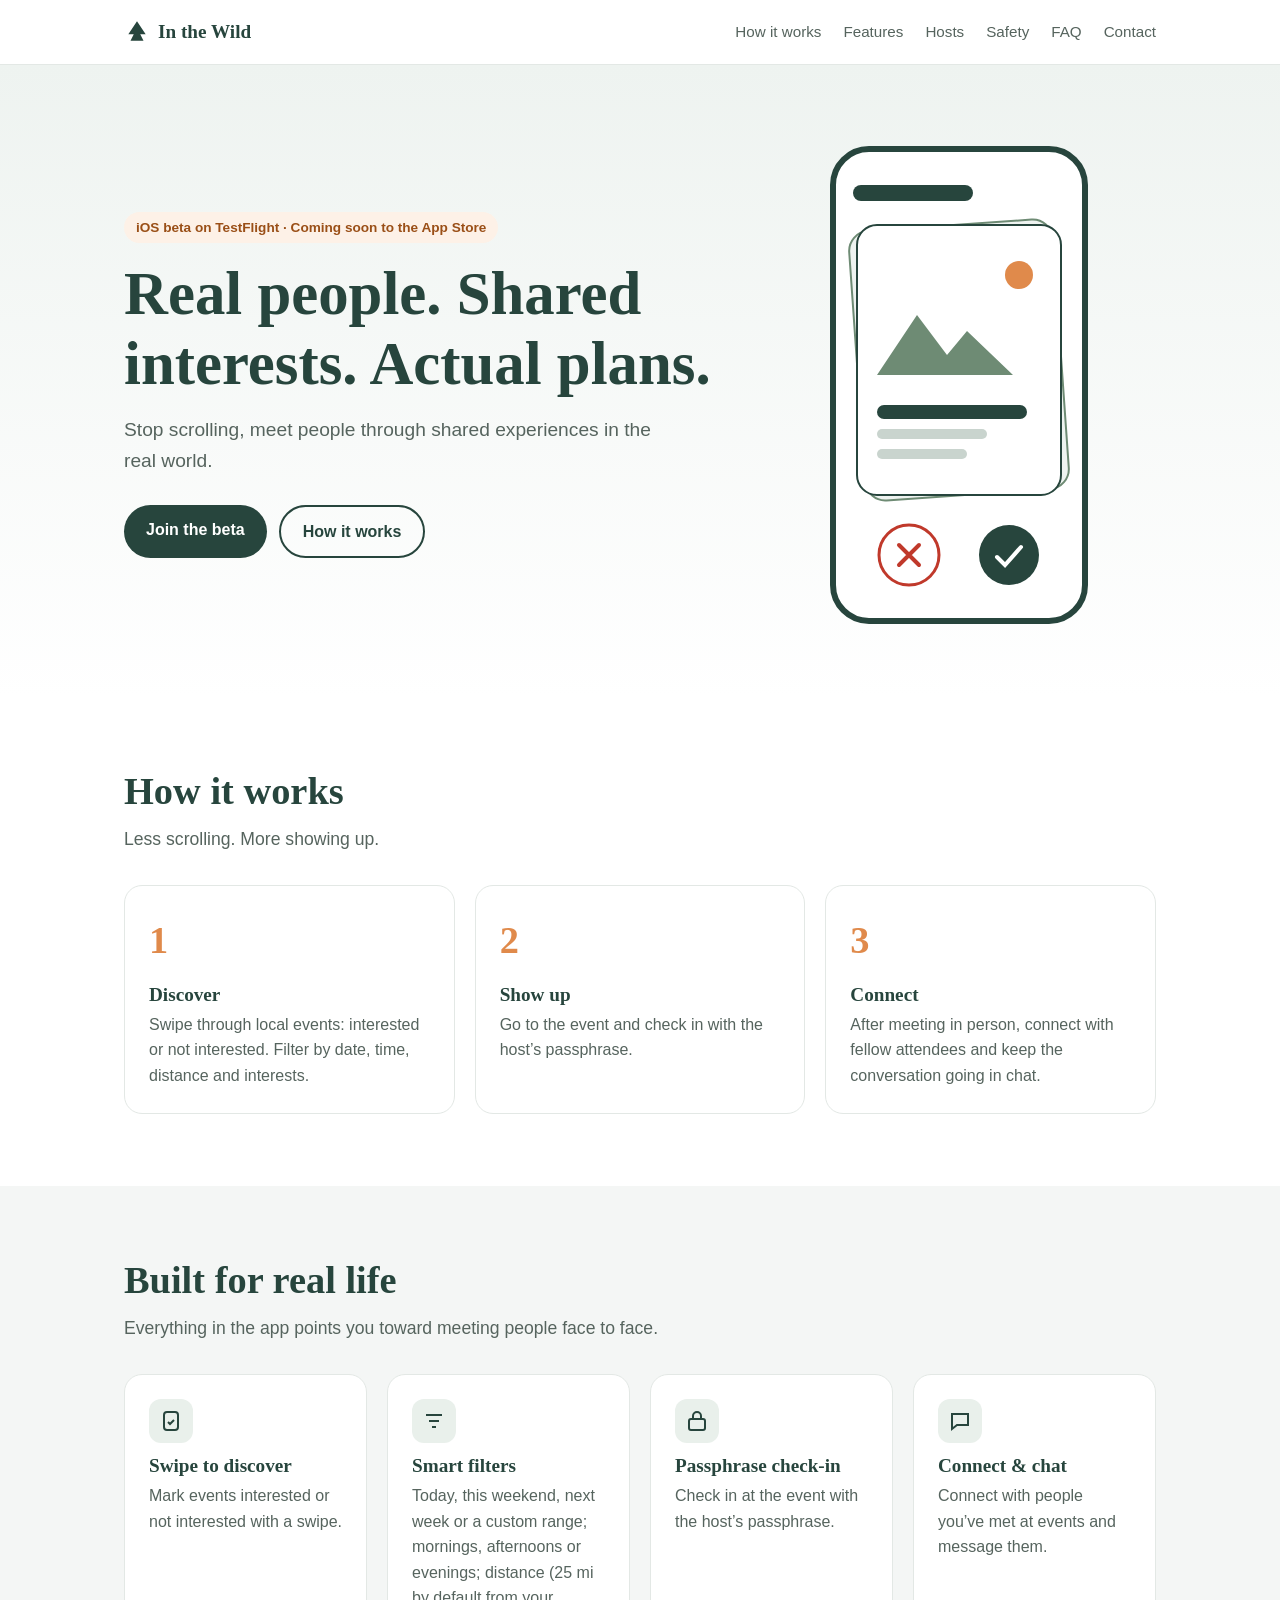
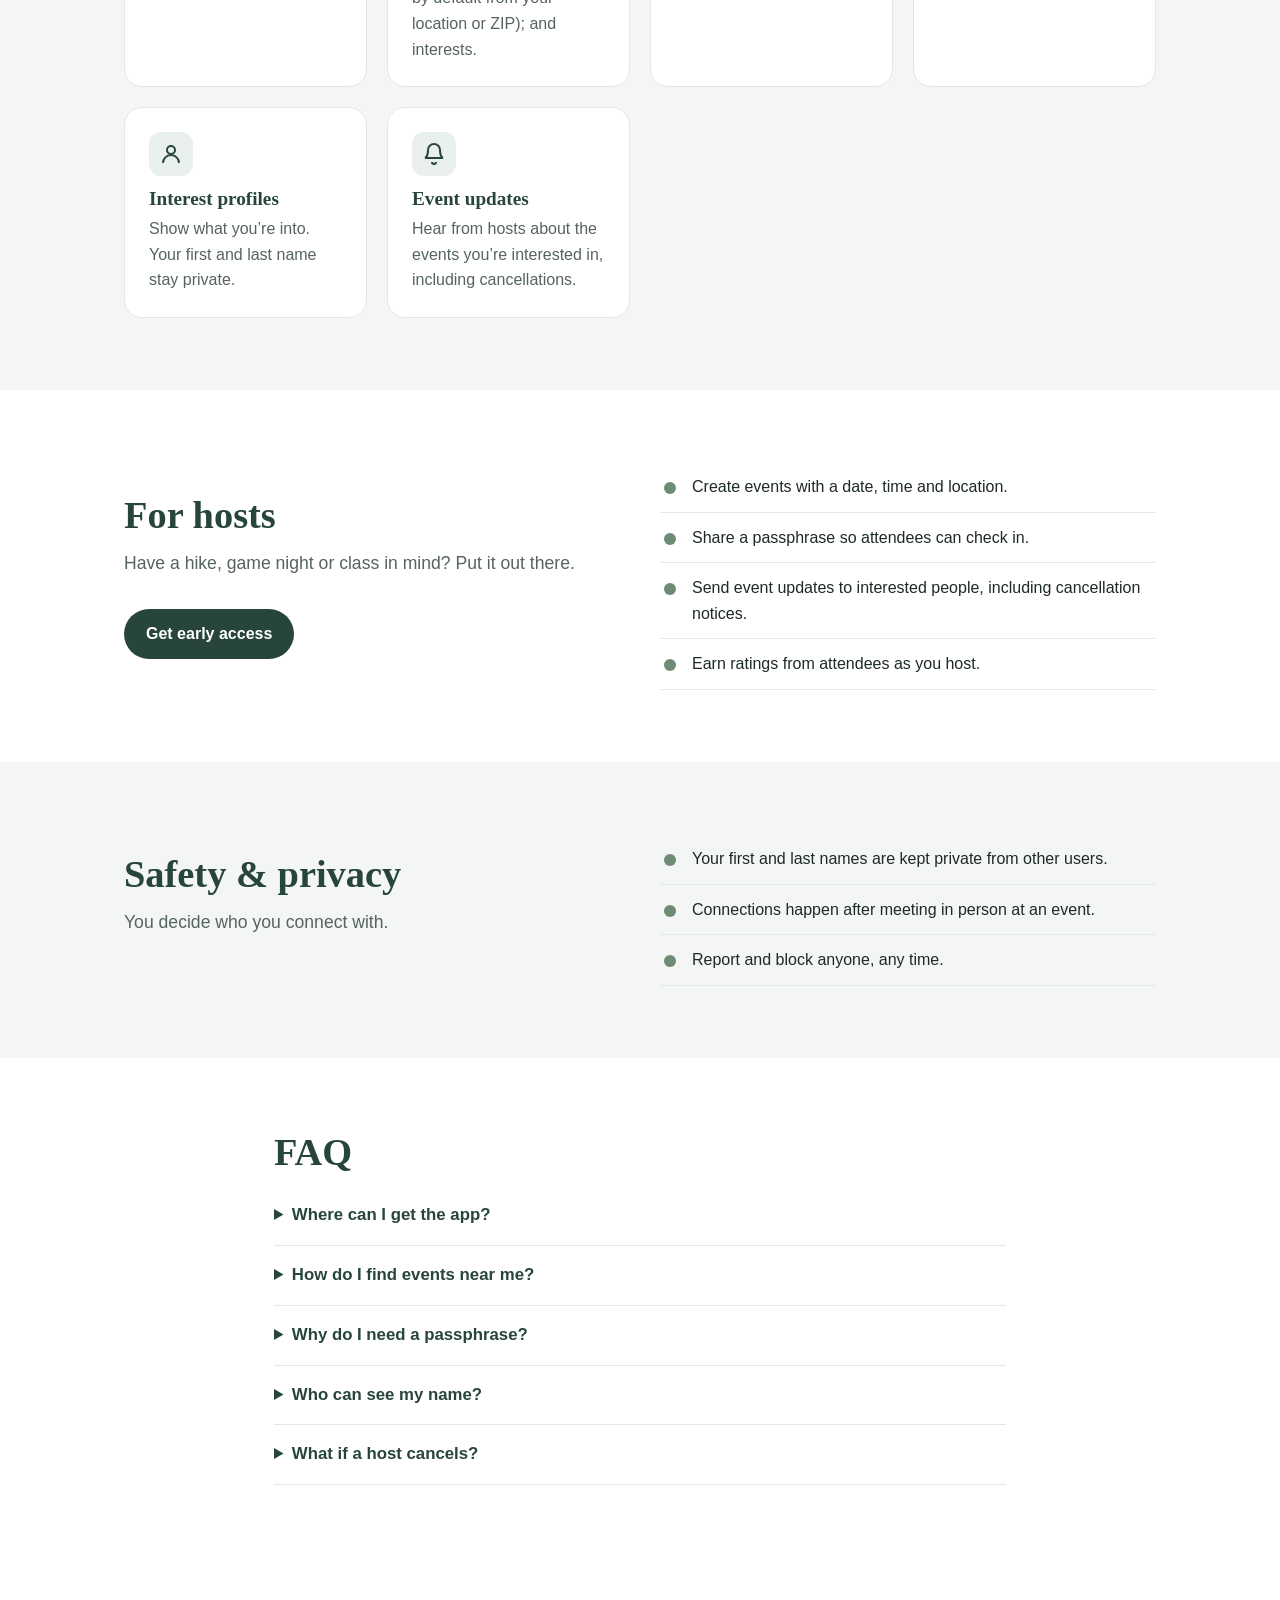
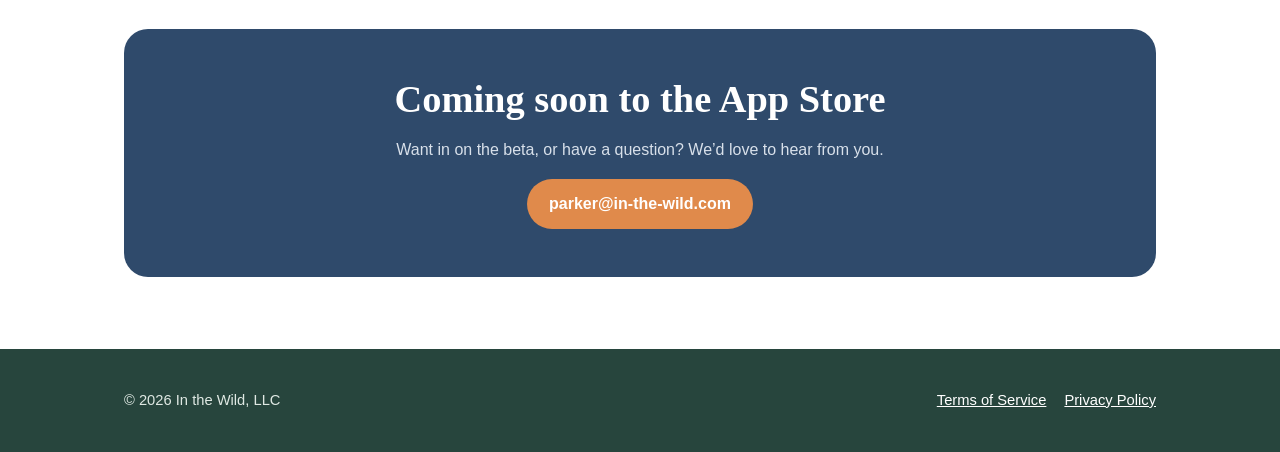
<file: index.html>
<!DOCTYPE html>
<html lang="en">
<head>
<meta charset="utf-8"><meta name="viewport" content="width=device-width, initial-scale=1">
<title>In the Wild – Meet people through shared experiences</title>
<meta name="description" content="Stop scrolling, meet people through shared experiences in the real world. In the Wild is an iOS app for discovering local events and meeting the people there.">
<meta name="theme-color" content="#27453D">
<link rel="stylesheet" href="/style.css">
<style>
.hero{padding:80px 0 72px;background:linear-gradient(180deg,#eef3f0,#fff)}
.hero .wrap{display:grid;grid-template-columns:1.2fr .8fr;gap:48px;align-items:center}
.hero h1{font-size:clamp(2.3rem,6vw,3.8rem);margin:16px 0}
.hero p{font-size:1.2rem;color:var(--mut);margin:0 0 28px;max-width:560px}
.ctas{display:flex;gap:12px;flex-wrap:wrap}
.phone{justify-self:center;width:260px;max-width:100%}
.steps{counter-reset:s}.step{position:relative}.step .n{font-family:Georgia,serif;font-size:2.4rem;color:var(--or);font-weight:700}
.split{display:grid;grid-template-columns:1fr 1fr;gap:40px;align-items:center}
.list{list-style:none;padding:0;margin:0}.list li{padding:12px 0 12px 32px;border-bottom:1px solid var(--line);position:relative}
.list li:before{content:"";position:absolute;left:4px;top:20px;width:12px;height:12px;border-radius:50%;background:var(--sage)}
details{border-bottom:1px solid var(--line);padding:16px 0}summary{cursor:pointer;font-weight:600;font-size:1.05rem;color:var(--g)}
details p{color:var(--mut);margin:10px 0 0}
.cta{background:var(--navy);color:#fff;border-radius:24px;padding:48px;text-align:center}
.cta h2{color:#fff}.cta p{color:#d8e0ea}.cta .btn{background:var(--or)}
@media(max-width:800px){.hero .wrap,.split{grid-template-columns:1fr}.phone{width:200px}.cta{padding:32px 20px}}
</style>
</head>
<body>
<a class="skip" href="#main">Skip to content</a>
<header class="top"><div class="wrap">
<a class="brand" href="/"><svg width="26" height="26" viewBox="0 0 24 24" aria-hidden="true"><path d="M12 2 4 14h5l-3 6h12l-3-6h5z" fill="#27453D"/></svg>In the Wild</a>
<nav aria-label="Main"><a href="#how">How it works</a><a href="#features">Features</a><a href="#hosts">Hosts</a><a href="#safety">Safety</a><a href="#faq">FAQ</a><a class="keep" href="#contact">Contact</a></nav>
</div></header>
<main id="main">
<section class="hero"><div class="wrap">
<div>
<span class="pill">iOS beta on TestFlight · Coming soon to the App Store</span>
<h1>Real people. Shared interests. Actual plans.</h1>
<p>Stop scrolling, meet people through shared experiences in the real world.</p>
<div class="ctas"><a class="btn" href="mailto:parker@in-the-wild.com?subject=In%20the%20Wild%20beta">Join the beta</a><a class="btn alt" href="#how">How it works</a></div>
</div>
<svg class="phone" viewBox="0 0 260 480" role="img" aria-label="Illustration of an event card in the app">
<rect x="4" y="4" width="252" height="472" rx="36" fill="#fff" stroke="#27453D" stroke-width="6"/>
<rect x="24" y="40" width="120" height="16" rx="8" fill="#27453D"/>
<rect x="28" y="80" width="204" height="270" rx="20" fill="#eef3f0" stroke="#6E8B74" stroke-width="2" transform="rotate(-4 130 215)"/>
<rect x="28" y="80" width="204" height="270" rx="20" fill="#fff" stroke="#27453D" stroke-width="2"/>
<path d="M48 230l40-60 30 40 20-24 46 44z" fill="#6E8B74"/><circle cx="190" cy="130" r="14" fill="#E08A4B"/>
<rect x="48" y="260" width="150" height="14" rx="7" fill="#27453D"/><rect x="48" y="284" width="110" height="10" rx="5" fill="#c9d4ce"/><rect x="48" y="304" width="90" height="10" rx="5" fill="#c9d4ce"/>
<circle cx="80" cy="410" r="30" fill="#fff" stroke="#c0392b" stroke-width="3"/><path d="M70 400l20 20M90 400l-20 20" stroke="#c0392b" stroke-width="4" stroke-linecap="round"/>
<circle cx="180" cy="410" r="30" fill="#27453D"/><path d="M168 412l8 8 16-18" stroke="#fff" stroke-width="4" fill="none" stroke-linecap="round"/>
</svg>
</div></section>

<section id="how"><div class="wrap">
<h2>How it works</h2><p class="lead">Less scrolling. More showing up.</p>
<div class="grid steps">
<div class="card step"><div class="n">1</div><h3>Discover</h3><p>Swipe through local events: interested or not interested. Filter by date, time, distance and interests.</p></div>
<div class="card step"><div class="n">2</div><h3>Show up</h3><p>Go to the event and check in with the host’s passphrase.</p></div>
<div class="card step"><div class="n">3</div><h3>Connect</h3><p>After meeting in person, connect with fellow attendees and keep the conversation going in chat.</p></div>
</div></div></section>

<section id="features" class="soft"><div class="wrap">
<h2>Built for real life</h2><p class="lead">Everything in the app points you toward meeting people face to face.</p>
<div class="grid">
<div class="card"><div class="ic"><svg viewBox="0 0 24 24" fill="none" stroke="currentColor" stroke-width="2"><rect x="5" y="3" width="14" height="18" rx="3"/><path d="M9 13l2 2 4-4"/></svg></div><h3>Swipe to discover</h3><p>Mark events interested or not interested with a swipe.</p></div>
<div class="card"><div class="ic"><svg viewBox="0 0 24 24" fill="none" stroke="currentColor" stroke-width="2"><path d="M4 6h16M7 12h10M10 18h4"/></svg></div><h3>Smart filters</h3><p>Today, this weekend, next week or a custom range; mornings, afternoons or evenings; distance (25 mi by default from your location or ZIP); and interests.</p></div>
<div class="card"><div class="ic"><svg viewBox="0 0 24 24" fill="none" stroke="currentColor" stroke-width="2"><rect x="4" y="10" width="16" height="11" rx="2"/><path d="M8 10V7a4 4 0 0 1 8 0v3"/></svg></div><h3>Passphrase check-in</h3><p>Check in at the event with the host’s passphrase.</p></div>
<div class="card"><div class="ic"><svg viewBox="0 0 24 24" fill="none" stroke="currentColor" stroke-width="2"><path d="M4 5h16v11H9l-5 4z"/></svg></div><h3>Connect &amp; chat</h3><p>Connect with people you’ve met at events and message them.</p></div>
<div class="card"><div class="ic"><svg viewBox="0 0 24 24" fill="none" stroke="currentColor" stroke-width="2"><circle cx="12" cy="8" r="4"/><path d="M4 21a8 8 0 0 1 16 0"/></svg></div><h3>Interest profiles</h3><p>Show what you’re into. Your first and last name stay private.</p></div>
<div class="card"><div class="ic"><svg viewBox="0 0 24 24" fill="none" stroke="currentColor" stroke-width="2"><path d="M6 8a6 6 0 0 1 12 0c0 7 3 8 3 8H3s3-1 3-8"/><path d="M10 20a2 2 0 0 0 4 0"/></svg></div><h3>Event updates</h3><p>Hear from hosts about the events you’re interested in, including cancellations.</p></div>
</div></div></section>

<section id="hosts"><div class="wrap split">
<div><h2>For hosts</h2><p class="lead">Have a hike, game night or class in mind? Put it out there.</p><a class="btn" href="#contact">Get early access</a></div>
<ul class="list">
<li>Create events with a date, time and location.</li>
<li>Share a passphrase so attendees can check in.</li>
<li>Send event updates to interested people, including cancellation notices.</li>
<li>Earn ratings from attendees as you host.</li>
</ul></div></section>

<section id="safety" class="soft"><div class="wrap split">
<div><h2>Safety &amp; privacy</h2><p class="lead">You decide who you connect with.</p></div>
<ul class="list">
<li>Your first and last names are kept private from other users.</li>
<li>Connections happen after meeting in person at an event.</li>
<li>Report and block anyone, any time.</li>
</ul></div></section>

<section id="faq"><div class="wrap" style="max-width:780px">
<h2>FAQ</h2>
<details><summary>Where can I get the app?</summary><p>In the Wild is an iOS app currently in beta on TestFlight. It’s coming soon to the App Store. Email us to request a beta invite.</p></details>
<details><summary>How do I find events near me?</summary><p>Discover shows events within 25 miles by default, based on your location or a ZIP code. You can change the distance and filter by date, time and interests.</p></details>
<details><summary>Why do I need a passphrase?</summary><p>The host shares it at the event, so checking in confirms you were actually there.</p></details>
<details><summary>Who can see my name?</summary><p>Your first and last names are kept private. Others see your username and profile.</p></details>
<details><summary>What if a host cancels?</summary><p>If you marked the event interested, you’ll get a cancellation message from the host.</p></details>
</div></section>

<section id="contact"><div class="wrap"><div class="cta">
<h2>Coming soon to the App Store</h2>
<p>Want in on the beta, or have a question? We’d love to hear from you.</p>
<a class="btn" href="mailto:parker@in-the-wild.com">parker@in-the-wild.com</a>
</div></div></section>
</main>
<footer><div class="wrap"><div>&copy; 2026 In the Wild, LLC</div><div><a href="/terms.html">Terms of Service</a><a href="/privacy.html">Privacy Policy</a></div></div></footer>
</body>
</html>
</file>
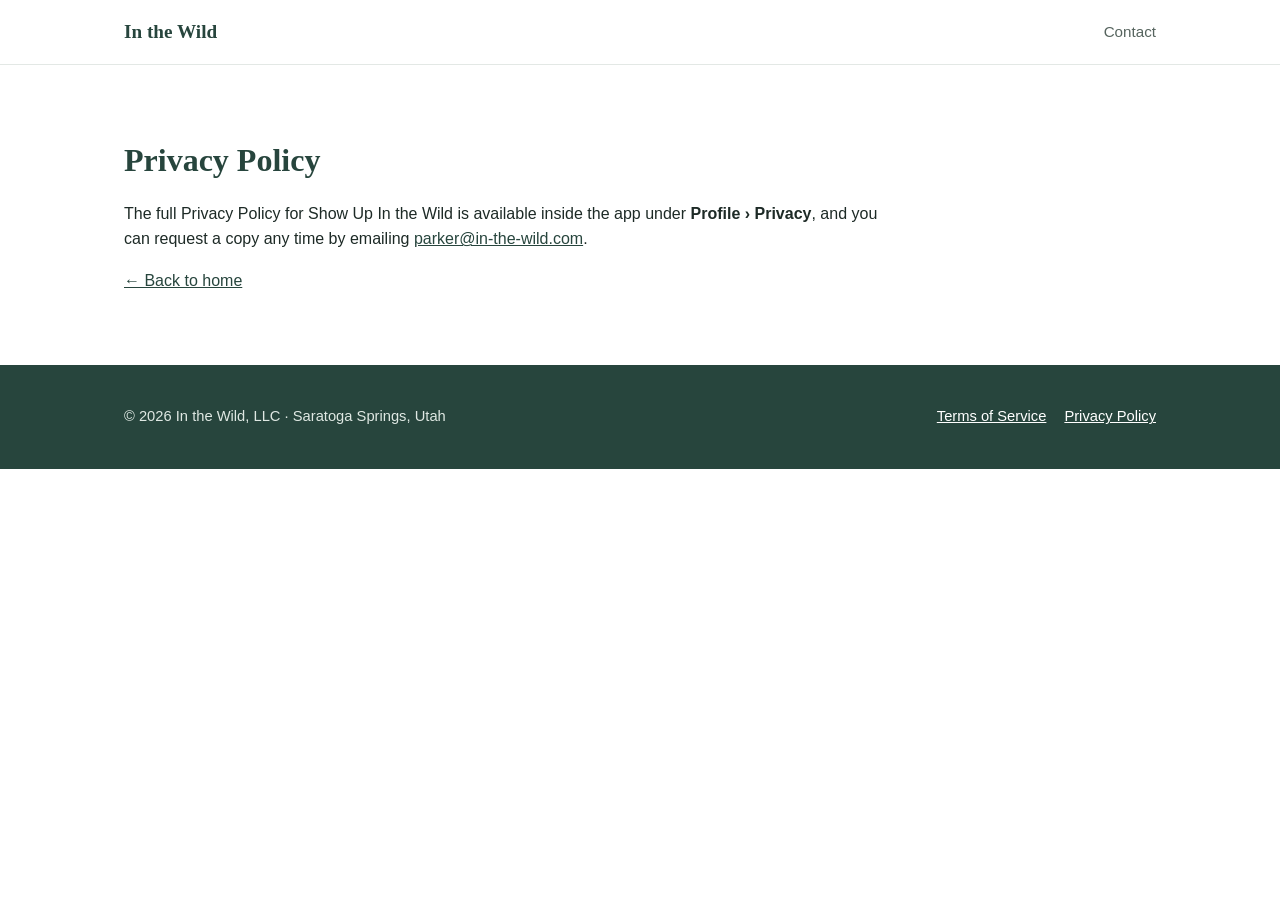
<file: privacy.html>
<!DOCTYPE html>
<html lang="en">
<head>
<meta charset="utf-8">
<meta name="viewport" content="width=device-width, initial-scale=1">
<title>Privacy Policy &ndash; In the Wild, LLC</title>
<meta name="description" content="In the Wild, LLC makes Show Up In the Wild, an iOS app for attending real-life events and meeting the people there.">
<link rel="stylesheet" href="/style.css">
</head>
<body>
<header class="top"><div class="wrap"><a class="brand" href="/">In the Wild</a><nav aria-label="Main"><a class="keep" href="/#contact">Contact</a></nav></div></header>
<main><div class="wrap"><div class="page">
<h1>Privacy Policy</h1>
<p>The full Privacy Policy for Show Up In the Wild is available inside the app under <strong>Profile &rsaquo; Privacy</strong>, and you can request a copy any time by emailing <a href="mailto:parker@in-the-wild.com">parker@in-the-wild.com</a>.</p>
<p><a href="/">&larr; Back to home</a></p>
</div></div></main>
<footer><div class="wrap"><div>&copy; 2026 In the Wild, LLC &middot; Saratoga Springs, Utah</div><div><a href="/terms.html">Terms of Service</a><a href="/privacy.html">Privacy Policy</a></div></div></footer>
</body>
</html>
</file>
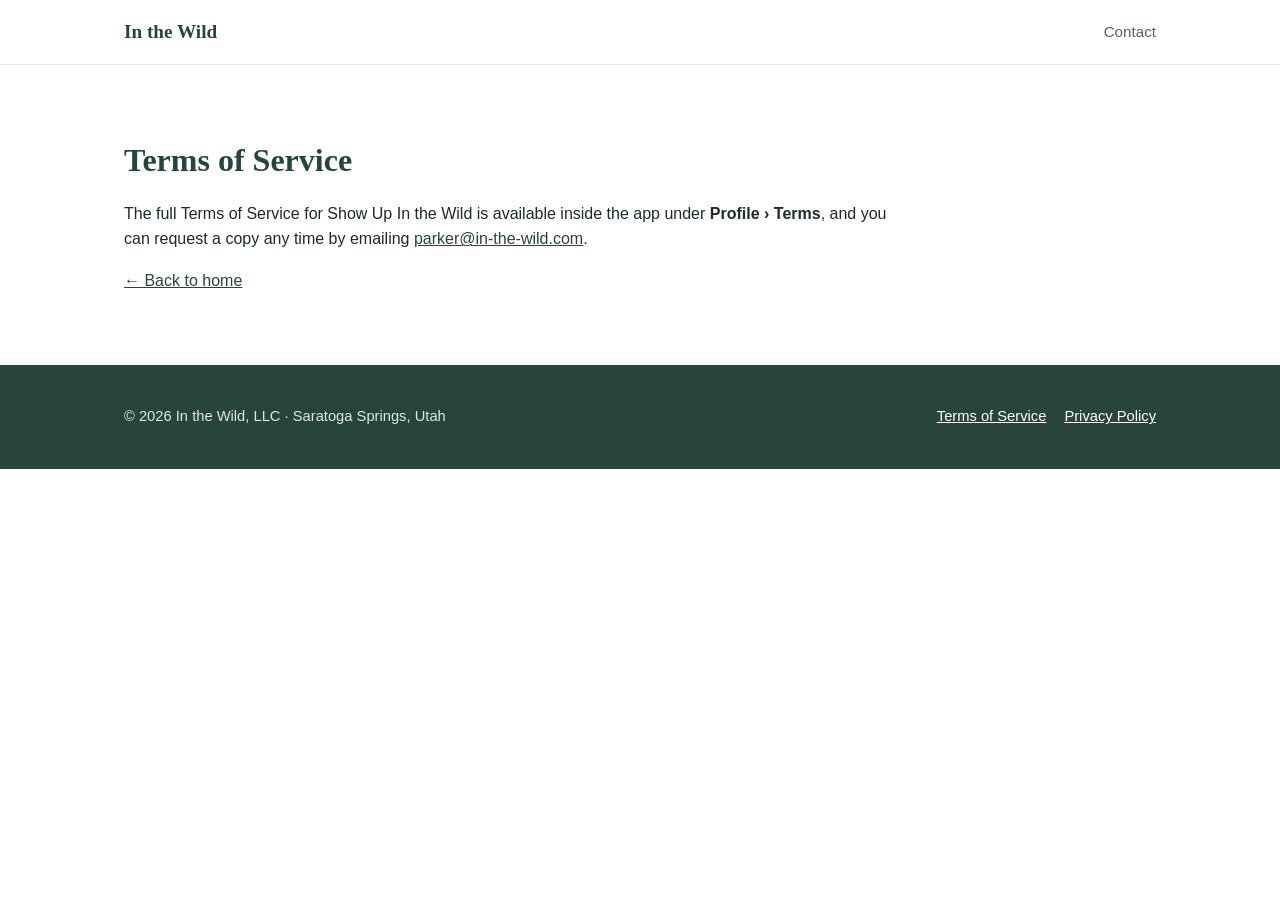
<file: terms.html>
<!DOCTYPE html>
<html lang="en">
<head>
<meta charset="utf-8">
<meta name="viewport" content="width=device-width, initial-scale=1">
<title>Terms of Service &ndash; In the Wild, LLC</title>
<meta name="description" content="In the Wild, LLC makes Show Up In the Wild, an iOS app for attending real-life events and meeting the people there.">
<link rel="stylesheet" href="/style.css">
</head>
<body>
<header class="top"><div class="wrap"><a class="brand" href="/">In the Wild</a><nav aria-label="Main"><a class="keep" href="/#contact">Contact</a></nav></div></header>
<main><div class="wrap"><div class="page">
<h1>Terms of Service</h1>
<p>The full Terms of Service for Show Up In the Wild is available inside the app under <strong>Profile &rsaquo; Terms</strong>, and you can request a copy any time by emailing <a href="mailto:parker@in-the-wild.com">parker@in-the-wild.com</a>.</p>
<p><a href="/">&larr; Back to home</a></p>
</div></div></main>
<footer><div class="wrap"><div>&copy; 2026 In the Wild, LLC &middot; Saratoga Springs, Utah</div><div><a href="/terms.html">Terms of Service</a><a href="/privacy.html">Privacy Policy</a></div></div></footer>
</body>
</html>
</file>
<file: style.css>
:root{--g:#27453D;--sage:#6E8B74;--or:#E08A4B;--navy:#2F4A6B;--ink:#1d2a26;--mut:#56645e;--bg:#fff;--soft:#f4f6f5;--line:#e3e8e5}
*{box-sizing:border-box}html{scroll-behavior:smooth}
body{margin:0;font-family:-apple-system,BlinkMacSystemFont,"Segoe UI",Roboto,Helvetica,Arial,sans-serif;background:var(--bg);color:var(--ink);line-height:1.6}
h1,h2,h3{font-family:Georgia,"Times New Roman",serif;color:var(--g);line-height:1.15}
a{color:var(--g)}a:focus-visible,button:focus-visible,summary:focus-visible{outline:3px solid var(--or);outline-offset:2px}
.wrap{max-width:1080px;margin:0 auto;padding:0 24px}
.skip{position:absolute;left:-999px}.skip:focus{left:12px;top:12px;background:#fff;padding:8px;z-index:9}
header.top{position:sticky;top:0;background:rgba(255,255,255,.94);backdrop-filter:blur(6px);border-bottom:1px solid var(--line);z-index:5}
header.top .wrap{display:flex;justify-content:space-between;align-items:center;height:64px}
.brand{display:flex;gap:8px;align-items:center;font-family:Georgia,serif;font-weight:700;font-size:1.2rem;color:var(--g);text-decoration:none}
nav a{margin-left:22px;text-decoration:none;color:var(--mut);font-size:.95rem}nav a:hover{color:var(--g)}
.btn{display:inline-block;padding:12px 22px;border-radius:999px;background:var(--g);color:#fff;text-decoration:none;font-weight:600}
.btn.alt{background:transparent;color:var(--g);border:2px solid var(--g)}
.pill{display:inline-block;padding:5px 12px;border-radius:999px;background:#fdf1e7;color:#9a4f17;font-size:.85rem;font-weight:600}
section{padding:72px 0}section.soft{background:var(--soft)}
h2{font-size:clamp(1.7rem,4vw,2.4rem);margin:0 0 12px}.lead{color:var(--mut);max-width:640px;font-size:1.1rem;margin:0 0 32px}
.grid{display:grid;grid-template-columns:repeat(auto-fit,minmax(240px,1fr));gap:20px}
.card{background:#fff;border:1px solid var(--line);border-radius:18px;padding:24px}
.card h3{margin:12px 0 6px;font-size:1.2rem}.card p{margin:0;color:var(--mut)}
.ic{width:44px;height:44px;border-radius:12px;display:grid;place-items:center;background:#e9f0eb;color:var(--g)}
.ic svg{width:24px;height:24px}
footer{background:var(--g);color:#dfe8e3;padding:40px 0;font-size:.92rem}
footer .wrap{display:flex;justify-content:space-between;flex-wrap:wrap;gap:12px}footer a{color:#fff;margin-left:18px}
.page{padding:56px 0;max-width:780px}
@media(max-width:640px){nav a:not(.keep){display:none}section{padding:52px 0}}
</file>
